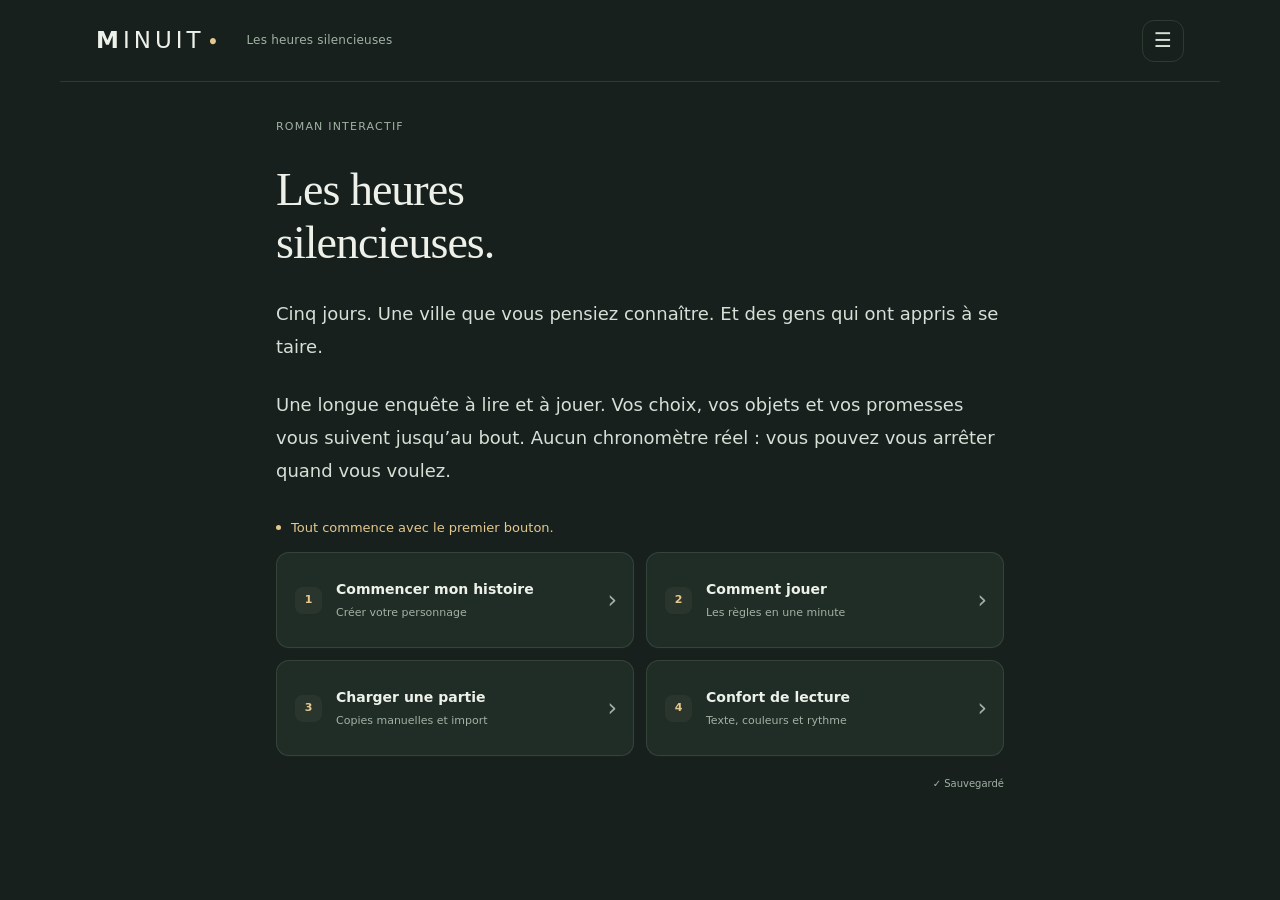
<file: index.html>
<!doctype html><html lang="fr"><head><meta charset="utf-8"><meta name="viewport" content="width=device-width,initial-scale=1"><meta name="theme-color" content="#101916"><title>MINUIT — Les heures silencieuses</title><link rel="stylesheet" href="style.css"></head><body>
<header><span class="brand">M<span>INUIT</span><i>•</i></span><span class="edition">Les heures silencieuses</span><button id="settings" aria-label="Options et sauvegardes">☰</button></header><div class="shell"><main><div class="scene-meta"><span id="location"></span><span id="chapter"></span></div><div id="timebar"><span id="clock"></span><span id="remaining"></span></div><article id="story" aria-live="polite"></article><div id="feedback" role="status"></div><p class="choose-hint"></p><section id="choices" aria-label="Vos choix"></section><div class="quick"><button id="bagQuick">Mes affaires</button><button id="notesQuick">Mon carnet</button><span id="saveStatus" role="status"></span></div></main><details id="affairs"><summary>Mon dossier <span>Objets · indices · engagements · relations</span></summary><section class="notebook"><nav aria-label="Dossier"><button data-tab="bag">Objets</button><button data-tab="notes">Carnet</button><button data-tab="promises">Promesses</button><button data-tab="ties">Personnage</button></nav><div id="panel"></div></section></details></div><dialog id="modal"><button class="close" aria-label="Fermer la fenêtre">✕</button><div id="modalContent"></div></dialog><input type="file" id="importFile" accept="application/json,.json" hidden><script src="story.js"></script><script src="app.js"></script></body></html>
</file>
<file: style.css>
/* MINUIT — unified reading interface. All assets are local. */
:root{
 color-scheme:dark;--bg:#17201d;--surface:#202c26;--surface-hover:#2b3a30;--raised:#243129;
 --text:#edf1e9;--body:#d7dfd6;--muted:#a1b2a5;--accent:#e5c88e;--accent-ink:#253022;
 --border:#91a88e30;--border-hover:#b5caa66b;--soft:#e5c88e0c;--focus:#ead6ae;
 --shadow:0 8px 28px #00000014;--reading-size:18px;
 --ease:cubic-bezier(.4,0,.2,1);--duration:240ms;
}
*{box-sizing:border-box}
[hidden]{display:none!important}
body{margin:0;min-height:100vh;background:var(--bg);color:var(--text);font:14px/1.65 system-ui,-apple-system,BlinkMacSystemFont,"Segoe UI",sans-serif;-webkit-font-smoothing:antialiased}
button,input{font:inherit}button{cursor:pointer;color:inherit;-webkit-tap-highlight-color:transparent;touch-action:manipulation}
button,summary,input{transition:background-color var(--duration) var(--ease),border-color var(--duration) var(--ease),box-shadow var(--duration) var(--ease),color var(--duration) var(--ease),transform var(--duration) var(--ease)}
button:focus-visible,summary:focus-visible,a:focus-visible{outline:2px solid var(--focus);outline-offset:4px}
button:disabled{cursor:not-allowed}
::selection{background:#b4c28f55;color:var(--text)}
header{height:82px;max-width:1160px;margin:auto;padding:0 36px;display:flex;align-items:center;gap:24px;border-bottom:1px solid var(--border)}
.brand{font-size:23px;font-weight:650;letter-spacing:4px;white-space:nowrap;line-height:1}.brand span{font-weight:350}.brand i{font-style:normal;color:var(--accent);font-size:17px;margin-left:3px}
.edition{color:var(--muted);font-size:12px;letter-spacing:.2px}
#settings{margin-left:auto;display:grid;place-items:center;width:42px;height:42px;border:1px solid var(--border);border-radius:12px;background:transparent;color:var(--body);font-size:20px}
.shell{max-width:800px;margin:0 auto;padding:0 36px 36px}main{padding-top:36px;min-width:0}
.scene-meta{display:flex;align-items:start;justify-content:space-between;gap:20px;color:var(--muted);font-size:11px;letter-spacing:1.2px}
#location{max-width:70%}#chapter{white-space:nowrap;font-size:10px;letter-spacing:.8px;padding-top:1px}
#timebar{display:flex;justify-content:space-between;gap:16px;padding:13px 0 18px;border-bottom:1px solid var(--border);color:var(--muted);font-size:12px;font-variant-numeric:tabular-nums}
#remaining{color:var(--body)}
h1{font:400 clamp(34px,4vw,46px)/1.14 Georgia,"Times New Roman",serif;letter-spacing:-1px;margin:28px 0 28px;overflow-wrap:anywhere;text-wrap:balance}
h2{font:400 30px/1.2 Georgia,"Times New Roman",serif;letter-spacing:-.5px;margin:14px 0 24px;text-wrap:balance}h3{font-size:18px;font-weight:550;margin:14px 0}
.prose{font-size:var(--reading-size);line-height:1.85;color:var(--body);overflow-wrap:anywhere}.prose p{margin:0 0 24px}.prose p:last-child{margin-bottom:0}.prose strong{font-weight:600;color:var(--text)}
.prose .quote{border-left:2px solid var(--accent);padding-left:20px;font-style:italic}
#story>h1{animation:read-in 320ms var(--ease)}#story>.prose{animation:read-in 380ms var(--ease)}
.choose-hint{display:flex;align-items:baseline;gap:10px;font-size:13px;font-weight:500;line-height:1.6;color:var(--accent);margin:30px 0 14px;padding:0;border:0;background:none}
.choose-hint::before{content:'';width:5px;height:5px;border-radius:50%;background:var(--accent);flex:0 0 5px;align-self:center}
#feedback:empty{display:none}#feedback{margin:22px 0 0;padding:14px 17px;border-left:2px solid var(--accent);border-radius:0 8px 8px 0;background:var(--soft);color:var(--accent);font-size:14px;line-height:1.65;animation:read-in 250ms var(--ease)}
#choices{display:grid;grid-template-columns:1fr 1fr;gap:12px}
.choice{position:relative;isolation:isolate;display:flex;gap:14px;align-items:center;width:100%;min-width:0;min-height:96px;text-align:left;padding:18px 36px 18px 18px;background:var(--surface);border:1px solid var(--border);border-radius:13px;box-shadow:0 1px 0 #ffffff03;transform-origin:center;animation:choice-in 300ms var(--ease)}
.choice::after{content:'›';position:absolute;right:16px;top:50%;font-size:24px;line-height:1;color:var(--muted);transform:translateY(-50%);transition:transform var(--duration) var(--ease),color var(--duration) var(--ease)}
.choice>span:last-child{min-width:0}.choice strong{display:block;font-size:14px;font-weight:570;line-height:1.5;color:var(--text);overflow-wrap:anywhere}.choice small{display:block;margin-top:5px;font-size:11px;line-height:1.5;color:var(--muted);overflow-wrap:anywhere}
.choice .num{display:grid;place-items:center;flex:0 0 27px;width:27px;height:27px;border-radius:8px;background:#a8b58d13;color:var(--accent);font-size:11px;font-weight:550;font-variant-numeric:tabular-nums;transition:background-color var(--duration) var(--ease),transform var(--duration) var(--ease)}
.choice:focus-visible{border-color:var(--focus);background:var(--surface-hover);box-shadow:var(--shadow)}
.choice:active:not(:disabled){transform:scale(.985);background:var(--surface-hover);transition-duration:110ms}
.choice:disabled{background:transparent;border-color:var(--border);box-shadow:none}.choice:disabled strong,.choice:disabled small{color:var(--muted);opacity:.65}.choice:disabled .num{color:var(--muted);background:transparent;opacity:.65}.choice:disabled::after{content:'—';font-size:16px;opacity:.5}
#choices:has(.choice:only-child){grid-template-columns:1fr}.choice:only-child{background:var(--accent);border-color:transparent;color:var(--accent-ink)}.choice:only-child strong,.choice:only-child small,.choice:only-child::after,.choice:only-child .num{color:var(--accent-ink)}.choice:only-child .num{background:#0000000b}
.quick{display:flex;flex-wrap:wrap;align-items:center;gap:9px;padding:20px 0 0}.quick button{font-size:12px;min-height:42px;padding:9px 13px;border:1px solid var(--border);border-radius:9px;background:transparent;color:var(--body)}#saveStatus{margin-left:auto;max-width:260px;color:var(--muted);font-size:10px;line-height:1.5}
#affairs{margin:26px 0 10px;border:1px solid var(--border);border-radius:13px;background:transparent;overflow:clip}
summary{position:relative;list-style:none;display:block;padding:18px 44px 18px 19px;border:0;border-radius:12px;font-size:14px;font-weight:550;color:var(--text);cursor:pointer;user-select:none;background:transparent;touch-action:manipulation}
summary::-webkit-details-marker{display:none}summary span{display:block;color:var(--muted);font-size:11px;font-weight:400;margin-top:3px}
summary::after{content:'+';position:absolute;right:20px;top:50%;transform:translateY(-50%);font-size:23px;font-weight:300;color:var(--muted);transition:transform var(--duration) var(--ease)}details[open]>summary::after{transform:translateY(-50%) rotate(45deg)}details[open]>summary{border-bottom:1px solid var(--border);border-radius:12px 12px 0 0}
.notebook{padding:16px 20px 20px;animation:read-in 260ms var(--ease)}nav{display:flex;gap:5px;flex-wrap:wrap;padding:4px;border-radius:10px;background:var(--surface)}nav button{flex:1;border:0;border-radius:7px;padding:10px 9px;min-height:42px;background:transparent;color:var(--muted);font-size:12px}nav .active{background:var(--raised);color:var(--text);box-shadow:0 1px 5px #00000012}
#panel{padding-top:22px;min-width:0}.item{display:block;width:100%;text-align:left;padding:17px;margin:0 0 10px;border:1px solid var(--border);border-radius:10px;background:var(--surface)}.item strong{display:block;font-size:14px;font-weight:550;color:var(--text)}.item small{display:block;font-size:11px;color:var(--muted);margin-top:6px}.item span{color:var(--accent);font-size:24px}
.note{padding:0 0 17px;margin:0 0 19px;border-bottom:1px solid var(--border);overflow-wrap:anywhere}.note:last-child{margin-bottom:0;border-bottom:0}.note p{font-size:14px;line-height:1.75;margin:8px 0}.note small{display:block;font-size:10px;color:var(--muted);letter-spacing:.4px}.note strong{font-weight:550}.tag,.eyebrow{color:var(--accent);font-size:10px;letter-spacing:1.2px}.muted,.empty{font-size:12px;color:var(--muted);line-height:1.7}.line{height:1px;background:var(--border);margin:24px 0}.stat{display:flex;justify-content:space-between;font-size:13px;padding:11px 0;border-bottom:1px solid var(--border)}.stat strong{font-weight:500;color:var(--accent)}
.input-label{display:block;margin:23px 0 8px;font-size:13px;color:var(--body)}input{display:block;width:100%;min-height:50px;padding:13px 15px;border:1px solid var(--border-hover);border-radius:10px;background:var(--surface);color:var(--text);font-size:16px}input::placeholder{color:var(--muted)}input:focus{outline:0;border-color:var(--focus);box-shadow:0 0 0 3px #d9bd8520}input[aria-invalid=true]{border-color:#de987b;outline:2px solid #de987b80}
.filters{display:flex;flex-wrap:wrap;gap:7px;margin:15px 0 22px}.filters button{min-height:38px;border:1px solid var(--border);border-radius:8px;padding:8px 12px;background:transparent;color:var(--muted);font-size:11px}.filters .active{background:var(--surface-hover);color:var(--text);border-color:var(--border-hover)}
dialog{width:min(560px,calc(100% - 32px));max-height:88vh;max-height:88dvh;margin:auto;padding:32px;border:1px solid var(--border-hover);border-radius:18px;background:var(--bg);color:var(--text);box-shadow:0 24px 100px #0005;overflow:auto;overscroll-behavior:contain}dialog[open]{animation:dialog-in 240ms var(--ease)}dialog::backdrop{background:#07100c9c;backdrop-filter:blur(6px)}dialog[open]::backdrop{animation:choice-in 240ms var(--ease)}dialog p{font-size:14px;line-height:1.75;color:var(--body)}dialog .prose{font-size:16px}dialog .prose p{font-size:16px}.close{float:right;width:38px;height:38px;display:grid;place-items:center;border:1px solid var(--border);border-radius:10px;background:transparent;color:var(--muted);font-size:16px;margin:-8px -8px 8px 10px}
.primary,.secondary{display:inline-block;min-height:44px;border-radius:9px;padding:11px 16px;font-size:13px;font-weight:550;margin:12px 7px 0 0}.primary{background:var(--accent);color:var(--accent-ink);border:1px solid transparent}.secondary{background:var(--surface);color:var(--body);border:1px solid var(--border)}.setting-row{display:flex;align-items:center;gap:12px}.setting-row .secondary{margin:0}.setting-row strong{font-size:13px;font-weight:500;font-variant-numeric:tabular-nums}.slot{padding:15px 0;border-bottom:1px solid var(--border)}.slot>span{display:block;font-size:13px;margin-bottom:2px}.object{width:150px;min-height:145px;margin:22px auto 28px;padding:20px;display:grid;place-content:center;gap:8px;text-align:center;background:#e4d6b2;color:#35432e;border-radius:4px;box-shadow:3px 5px 0 #00000018;font:17px/1.5 Georgia,serif;transform:rotate(-2deg)}
.light{color-scheme:light;--bg:#f7f8f4;--surface:#edf1e9;--surface-hover:#e1eadb;--raised:#fafcf6;--text:#243329;--body:#3d4d41;--muted:#647669;--accent:#766039;--accent-ink:#fffdf6;--border:#6b84652c;--border-hover:#63805765;--soft:#b69d6010;--focus:#617d4e;--shadow:0 7px 23px #34472c0c}.light .primary,.light .choice:only-child{background:#6c7f54;color:#fffdf6}.light .choice:only-child strong,.light .choice:only-child small,.light .choice:only-child::after,.light .choice:only-child .num{color:#fffdf6}.light .choice:only-child .num{background:#ffffff16}.light dialog::backdrop{background:#14251666}
@media(hover:hover) and (pointer:fine){
 .choice:not(:disabled):hover{background:var(--surface-hover);border-color:var(--border-hover);box-shadow:var(--shadow);transform:translateY(-2px) scale(1.012)}
 .choice:not(:disabled):hover::after{color:var(--accent);transform:translate(3px,-50%)}.choice:not(:disabled):hover .num{background:#b5be8a26;transform:scale(1.06)}
 .choice:only-child:hover{background:var(--accent);filter:brightness(1.045)}.light .choice:only-child:hover{background:#6c7f54}
 :is(.item,.primary,.secondary,.quick button,.filters button,#settings,.close):not(:disabled):hover{transform:translateY(-1px) scale(1.025);box-shadow:var(--shadow)}
 :is(.item,.secondary,.quick button,.filters button,#settings,.close):hover{background:var(--surface-hover);border-color:var(--border-hover)}
 nav button:hover{color:var(--text);background:var(--raised)}summary:hover{background:var(--soft)}
 .choice:active:not(:disabled){transform:scale(.985)}
}
:is(.item,.primary,.secondary,.quick button,.filters button,#settings,.close):active:not(:disabled){transform:scale(.96);transition-duration:110ms}
@keyframes read-in{from{opacity:0;transform:translateY(5px)}to{opacity:1;transform:translateY(0)}}
@keyframes choice-in{from{opacity:0}to{opacity:1}}
@keyframes dialog-in{from{opacity:0;transform:translateY(7px) scale(.975)}to{opacity:1;transform:translateY(0) scale(1)}}
@media(max-width:650px){
 header{height:70px;padding:0 20px;gap:14px}.brand{font-size:21px;letter-spacing:3.5px}.edition{display:none}.shell{padding:0 20px 24px}main{padding-top:25px}.scene-meta{gap:12px;font-size:10px;letter-spacing:.6px}#chapter{font-size:9px}#timebar{font-size:11px;padding:12px 0 15px}
 h1{font-size:35px;margin:25px 0;line-height:1.16}.prose{line-height:1.8}.prose p{margin-bottom:22px}.choose-hint{font-size:12px;margin-top:27px}
 #choices{grid-template-columns:1fr;gap:10px}.choice{min-height:86px;padding:17px 35px 17px 16px;border-radius:12px;gap:13px}.choice strong{font-size:14px}.choice small{font-size:11px}
 .quick{gap:8px;padding-top:18px}#saveStatus{width:100%;max-width:none;margin-left:0;padding-top:4px}.notebook{padding:13px}nav{gap:2px}nav button{font-size:11px;padding:9px 5px;min-width:0}summary{padding-left:16px}summary span{font-size:10px}dialog{padding:25px 22px;width:calc(100% - 24px);border-radius:16px}dialog h2{font-size:28px}.primary,.secondary{font-size:12px;padding:11px 13px}.object{width:135px;min-height:125px}#affairs{margin-top:22px}
}
@media(max-width:360px){.shell{padding:0 15px 20px}h1{font-size:31px}.scene-meta{flex-wrap:wrap;gap:3px}#location{max-width:100%}}
.still *, .still *::before, .still *::after{animation:none!important;transition:none!important;scroll-behavior:auto!important}
.still .choice:hover,.still .choice:active,.still .choice:hover .num,.still :is(.item,.primary,.secondary,.quick button,.filters button,#settings,.close):hover,.still :is(.item,.primary,.secondary,.quick button,.filters button,#settings,.close):active{transform:none!important}
@media(prefers-reduced-motion:reduce){*,*::before,*::after{animation:none!important;transition:none!important;scroll-behavior:auto!important}.choice:hover,.choice:active,.choice:hover .num,:is(.item,.primary,.secondary,.quick button,.filters button,#settings,.close):hover,:is(.item,.primary,.secondary,.quick button,.filters button,#settings,.close):active{transform:none!important}}
</file>
